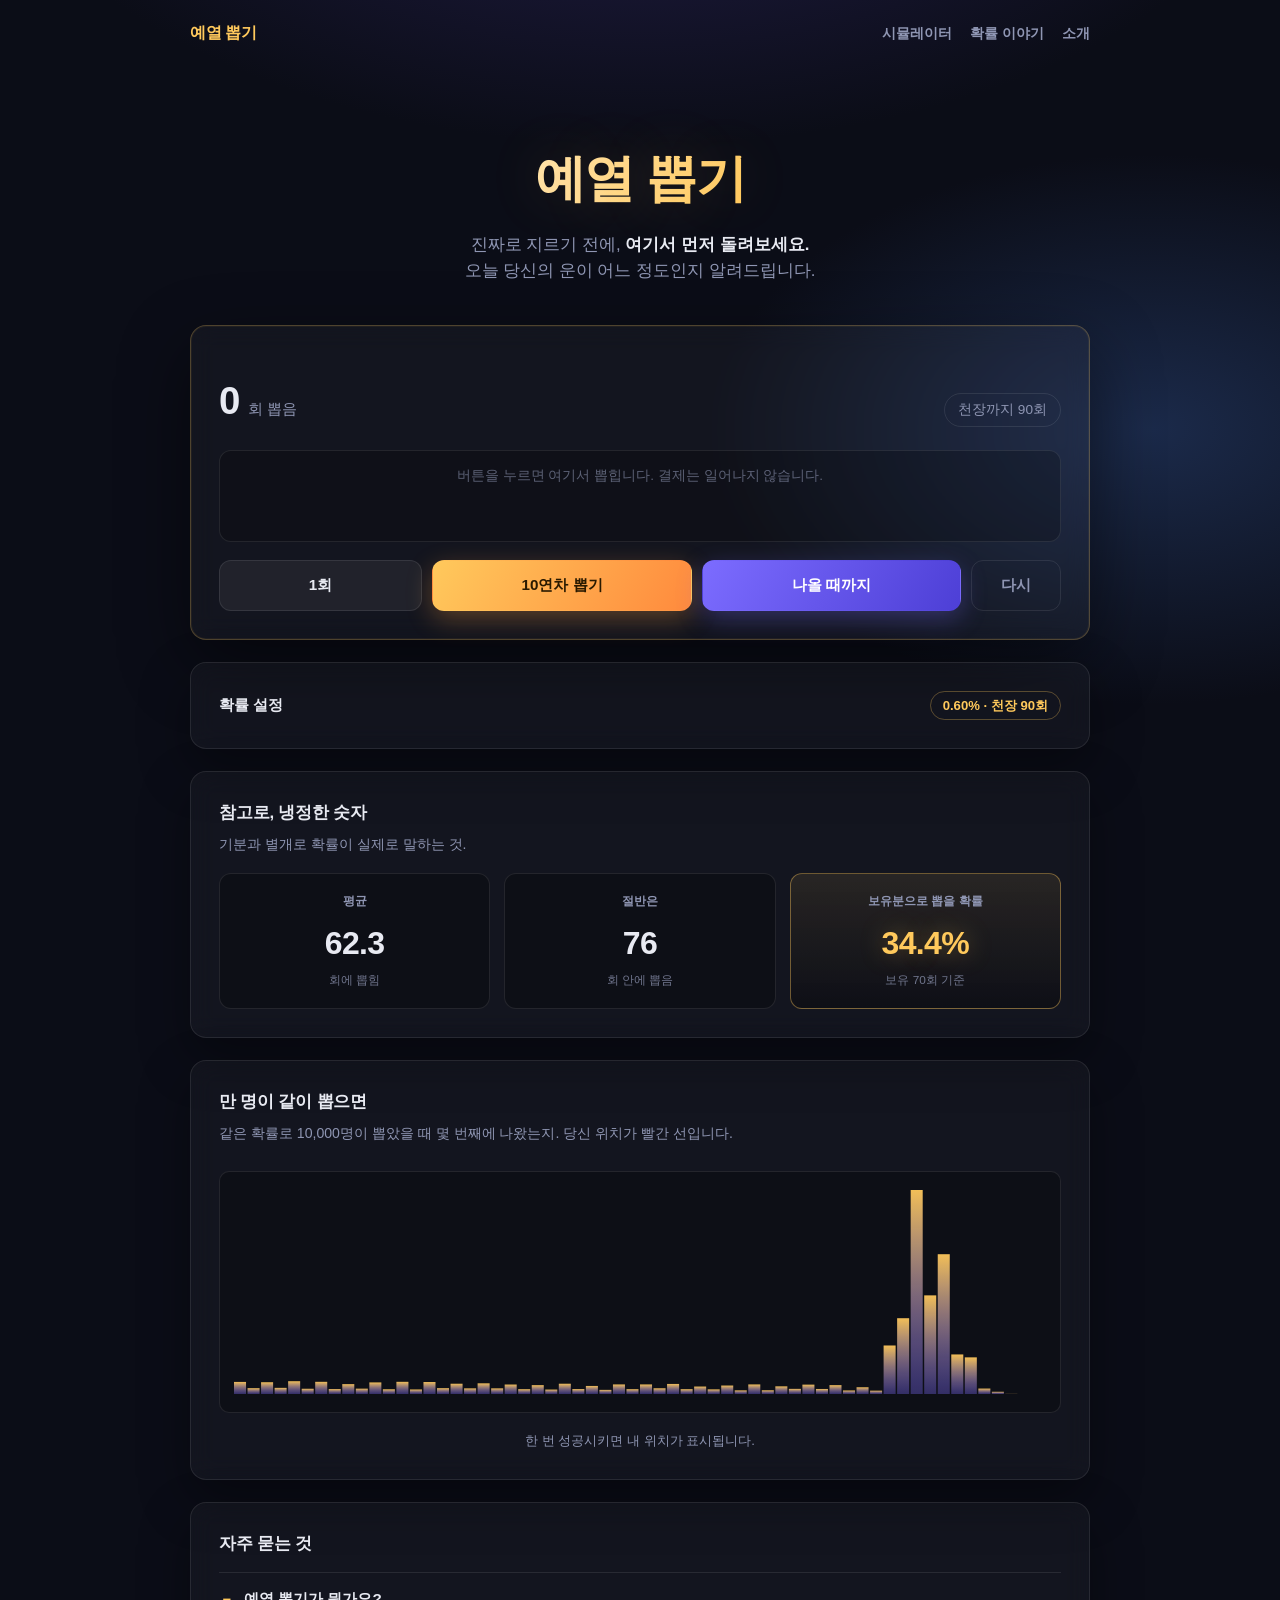
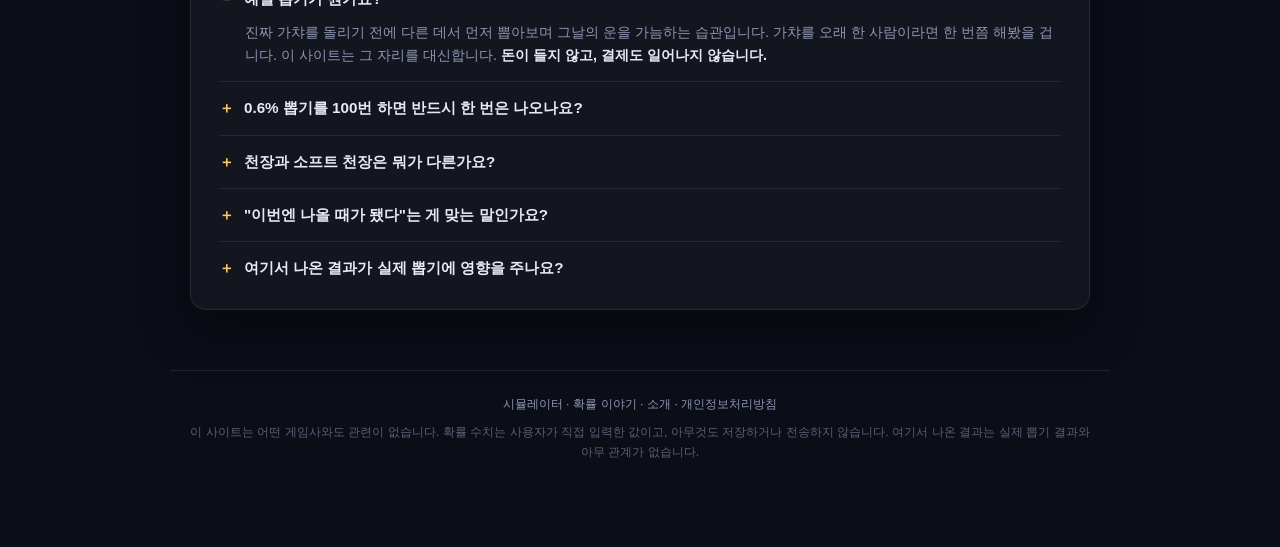
<file: index.html>
<!DOCTYPE html>
<html lang="ko">
<head>
<meta charset="UTF-8">
<meta name="viewport" content="width=device-width, initial-scale=1.0">
<meta name="google-site-verification" content="WRurQAhEFgdYckEPpHq4rOQLL2hGWv7mJ7bRnYu2nJo" />
<title>예열 뽑기 — 가챠 뽑기 시뮬레이터 · 천장 확률 계산기</title>
<meta name="description" content="진짜 뽑기 전에 여기서 먼저 돌려보세요. 확률과 천장을 넣으면 뽑기를 시뮬레이션하고, 당신의 운이 상위 몇 %인지 판정합니다. 무료·설치 불필요·결제 없음.">
<link rel="canonical" href="https://preheat-gacha.pages.dev/">
<meta name="robots" content="index, follow, max-image-preview:large">
<meta name="theme-color" content="#0b0d17">

<meta property="og:type" content="website">
<meta property="og:site_name" content="예열 뽑기">
<meta property="og:locale" content="ko_KR">
<meta property="og:url" content="https://preheat-gacha.pages.dev/">
<meta property="og:title" content="예열 뽑기 — 가챠 뽑기 시뮬레이터 · 천장 확률 계산기">
<meta property="og:description" content="진짜로 지르기 전에, 여기서 먼저 돌려보세요. 오늘 당신의 운이 상위 몇 %인지 알려드립니다.">
<meta property="og:image" content="https://preheat-gacha.pages.dev/og.png">
<meta property="og:image:width" content="1200">
<meta property="og:image:height" content="630">

<meta name="twitter:card" content="summary_large_image">
<meta name="twitter:title" content="예열 뽑기 — 가챠 뽑기 시뮬레이터">
<meta name="twitter:description" content="진짜로 지르기 전에, 여기서 먼저 돌려보세요. 오늘 당신의 운이 상위 몇 %인지 알려드립니다.">
<meta name="twitter:image" content="https://preheat-gacha.pages.dev/og.png">

<link rel="icon" href="favicon.svg" type="image/svg+xml">
<link rel="stylesheet" href="style.css">

<script type="application/ld+json">
{
  "@context": "https://schema.org",
  "@graph": [
    {
      "@type": "WebApplication",
      "name": "예열 뽑기",
      "url": "https://preheat-gacha.pages.dev/",
      "applicationCategory": "GameApplication",
      "operatingSystem": "All",
      "inLanguage": "ko",
      "description": "확률과 천장을 입력하면 가챠 뽑기를 시뮬레이션하고 운을 백분위로 판정하는 무료 웹 도구.",
      "offers": { "@type": "Offer", "price": "0", "priceCurrency": "KRW" }
    },
    {
      "@type": "FAQPage",
      "mainEntity": [
        {
          "@type": "Question",
          "name": "예열 뽑기가 뭔가요?",
          "acceptedAnswer": { "@type": "Answer", "text": "진짜 가챠를 돌리기 전에 다른 곳에서 먼저 뽑아보며 그날의 운을 가늠하는 습관입니다. 이 사이트는 그 자리를 대신합니다. 돈이 들지 않고 결제도 일어나지 않습니다." }
        },
        {
          "@type": "Question",
          "name": "0.6% 뽑기를 100번 하면 반드시 한 번은 나오나요?",
          "acceptedAnswer": { "@type": "Answer", "text": "아닙니다. 100번 모두 실패할 확률은 약 54.7%입니다. 절반이 넘는 사람이 100번을 돌리고도 못 뽑습니다. 확률은 시행을 거듭한다고 쌓이지 않습니다." }
        },
        {
          "@type": "Question",
          "name": "천장과 소프트 천장은 무엇이 다른가요?",
          "acceptedAnswer": { "@type": "Answer", "text": "천장(하드 천장)은 정해진 횟수에 도달하면 무조건 나오게 하는 장치입니다. 소프트 천장은 그 직전 구간부터 확률이 조금씩 올라가는 장치입니다. 그래서 실제 평균 뽑기 횟수는 천장 횟수보다 훨씬 작습니다." }
        },
        {
          "@type": "Question",
          "name": "여기서 나온 결과가 실제 뽑기에 영향을 주나요?",
          "acceptedAnswer": { "@type": "Answer", "text": "전혀 없습니다. 이 사이트의 난수와 게임의 난수는 아무 관계가 없습니다. 재미와 욕구 해소를 위한 도구입니다." }
        }
      ]
    }
  ]
}
</script>
</head>
<body>

<nav class="nav">
  <a class="nav-brand" href="/">예열 뽑기</a>
  <div class="nav-links">
    <a href="/">시뮬레이터</a>
    <a href="/guide/">확률 이야기</a>
    <a href="/about">소개</a>
  </div>
</nav>

<header class="hero">
  <h1>예열 뽑기</h1>
  <p class="sub">진짜로 지르기 전에, <strong>여기서 먼저 돌려보세요.</strong><br>오늘 당신의 운이 어느 정도인지 알려드립니다.</p>
</header>

<main>

<!-- ========== 1. 메인: 뽑기 ========== -->
<section class="panel panel-main">
  <div class="counter">
    <span id="pullCount">0</span><span class="counter-unit">회 뽑음</span>
    <span class="pity" id="pityText">천장까지 90회</span>
  </div>

  <div class="orbs" id="orbs">
    <div class="empty-msg">버튼을 누르면 여기서 뽑힙니다. 결제는 일어나지 않습니다.</div>
  </div>

  <div class="buttons">
    <button id="pull1" class="btn">1회</button>
    <button id="pull10" class="btn btn-primary">10연차 뽑기</button>
    <button id="pullAuto" class="btn btn-danger">나올 때까지</button>
    <button id="reset" class="btn btn-ghost">다시</button>
  </div>

  <div class="verdict" id="verdict" hidden>
    <div class="verdict-head" id="verdictHead"></div>
    <div class="verdict-rank" id="verdictRank"></div>
    <div class="verdict-omen" id="verdictOmen"></div>
    <div class="verdict-note" id="verdictNote"></div>
    <button class="btn btn-ghost btn-copy" id="copyBtn">결과 복사하기</button>
  </div>

  <div class="saved" id="saved" hidden>
    이번 방문에서 <strong id="savedCount">0</strong>번 대리로 뽑았습니다. 실제 결제 <strong>0원</strong>.
  </div>
</section>

<!-- ========== 2. 설정 (접힘) ========== -->
<section class="panel">
  <details class="setup" id="setupBox">
    <summary>확률 설정 <span class="summary-now" id="summaryNow">0.6% · 천장 90회</span></summary>

    <p class="hint">하는 게임의 확률표를 그대로 넣으세요. 어떤 게임이든 됩니다.</p>
    <div class="grid">
      <label>
        <span>기본 확률 <em>(%)</em></span>
        <input type="number" id="baseRate" value="0.6" min="0.01" max="100" step="0.01">
      </label>
      <label>
        <span>천장 <em>(N회에 확정)</em></span>
        <input type="number" id="hardPity" value="90" min="1" max="1000" step="1">
      </label>
      <label>
        <span>보유 뽑기 횟수</span>
        <input type="number" id="budget" value="70" min="0" max="1000" step="1">
      </label>
    </div>

    <div class="grid">
      <label>
        <span>소프트 천장 시작 <em>(회)</em></span>
        <input type="number" id="softStart" value="74" min="1" max="1000" step="1">
      </label>
      <label>
        <span>회당 상승폭 <em>(%p)</em></span>
        <input type="number" id="softInc" value="6" min="0" max="100" step="0.1">
      </label>
      <label class="check">
        <input type="checkbox" id="softOn" checked>
        <span>소프트 천장 사용</span>
      </label>
    </div>
  </details>
</section>

<!-- ========== 3. 계산 (보조) ========== -->
<section class="panel">
  <h2>참고로, 냉정한 숫자</h2>
  <p class="hint">기분과 별개로 확률이 실제로 말하는 것.</p>
  <div class="statgrid">
    <div class="stat">
      <div class="stat-label">평균</div>
      <div class="stat-value" id="evOut">—</div>
      <div class="stat-foot">회에 뽑힘</div>
    </div>
    <div class="stat">
      <div class="stat-label">절반은</div>
      <div class="stat-value" id="medianOut">—</div>
      <div class="stat-foot">회 안에 뽑음</div>
    </div>
    <div class="stat highlight">
      <div class="stat-label">보유분으로 뽑을 확률</div>
      <div class="stat-value" id="cdfOut">—</div>
      <div class="stat-foot" id="cdfFoot">—</div>
    </div>
  </div>
</section>

<!-- ========== 4. 만 명 분포 ========== -->
<section class="panel">
  <h2>만 명이 같이 뽑으면</h2>
  <p class="hint">같은 확률로 10,000명이 뽑았을 때 몇 번째에 나왔는지. 당신 위치가 빨간 선입니다.</p>
  <canvas id="chart" width="900" height="240"></canvas>
  <div class="chart-legend" id="chartLegend">한 번 성공시키면 내 위치가 표시됩니다.</div>
</section>

<!-- ========== 5. 읽을거리 ========== -->
<section class="panel faq">
  <h2>자주 묻는 것</h2>

  <details open>
    <summary>예열 뽑기가 뭔가요?</summary>
    <p>진짜 가챠를 돌리기 전에 다른 데서 먼저 뽑아보며 그날의 운을 가늠하는 습관입니다. 가챠를 오래 한 사람이라면 한 번쯤 해봤을 겁니다. 이 사이트는 그 자리를 대신합니다. <strong>돈이 들지 않고, 결제도 일어나지 않습니다.</strong></p>
  </details>

  <details>
    <summary>0.6% 뽑기를 100번 하면 반드시 한 번은 나오나요?</summary>
    <p>아닙니다. 100번을 전부 실패할 확률이 <strong>약 54.7%</strong>입니다. 절반이 넘는 사람이 100번을 돌리고도 못 뽑는다는 뜻입니다. 확률은 시행을 거듭한다고 차곡차곡 쌓이지 않습니다. 매 뽑기는 앞의 결과를 기억하지 못합니다.</p>
  </details>

  <details>
    <summary>천장과 소프트 천장은 뭐가 다른가요?</summary>
    <p><strong>천장(하드 천장)</strong>은 정해진 횟수에 도달하면 무조건 나오게 하는 장치입니다. <strong>소프트 천장</strong>은 그 직전 구간부터 확률이 조금씩 올라가는 장치고요. 소프트 천장이 있으면 실제 평균 뽑기 횟수가 천장 횟수보다 훨씬 작아집니다. 위의 "냉정한 숫자"가 그걸 계산해줍니다.</p>
  </details>

  <details>
    <summary>"이번엔 나올 때가 됐다"는 게 맞는 말인가요?</summary>
    <p>틀린 말입니다. <strong>도박사의 오류</strong>라고 부릅니다. 90번 연속으로 실패했어도, 소프트 천장이 없다면 91번째 확률은 여전히 첫 번째와 똑같습니다. 확률이 실제로 오르는 건 게임이 소프트 천장을 넣어줬을 때뿐입니다.</p>
  </details>

  <details>
    <summary>여기서 나온 결과가 실제 뽑기에 영향을 주나요?</summary>
    <p><strong>전혀 없습니다.</strong> 이 사이트의 난수와 게임 서버의 난수는 아무 관계가 없습니다. 여기서 대운이 떴다고 실제로 잘 뽑히지 않고, 최하위권이 떴다고 실제로 안 나오는 것도 아닙니다. 재미와 욕구 해소를 위한 도구입니다.</p>
  </details>
</section>

</main>

<footer>
  <p><a href="/">시뮬레이터</a> · <a href="/guide/">확률 이야기</a> · <a href="/about">소개</a> · <a href="/privacy">개인정보처리방침</a></p>
  <p>이 사이트는 어떤 게임사와도 관련이 없습니다. 확률 수치는 사용자가 직접 입력한 값이고, 아무것도 저장하거나 전송하지 않습니다. 여기서 나온 결과는 실제 뽑기 결과와 아무 관계가 없습니다.</p>
</footer>

<script src="script.js"></script>
</body>
</html>
</file>
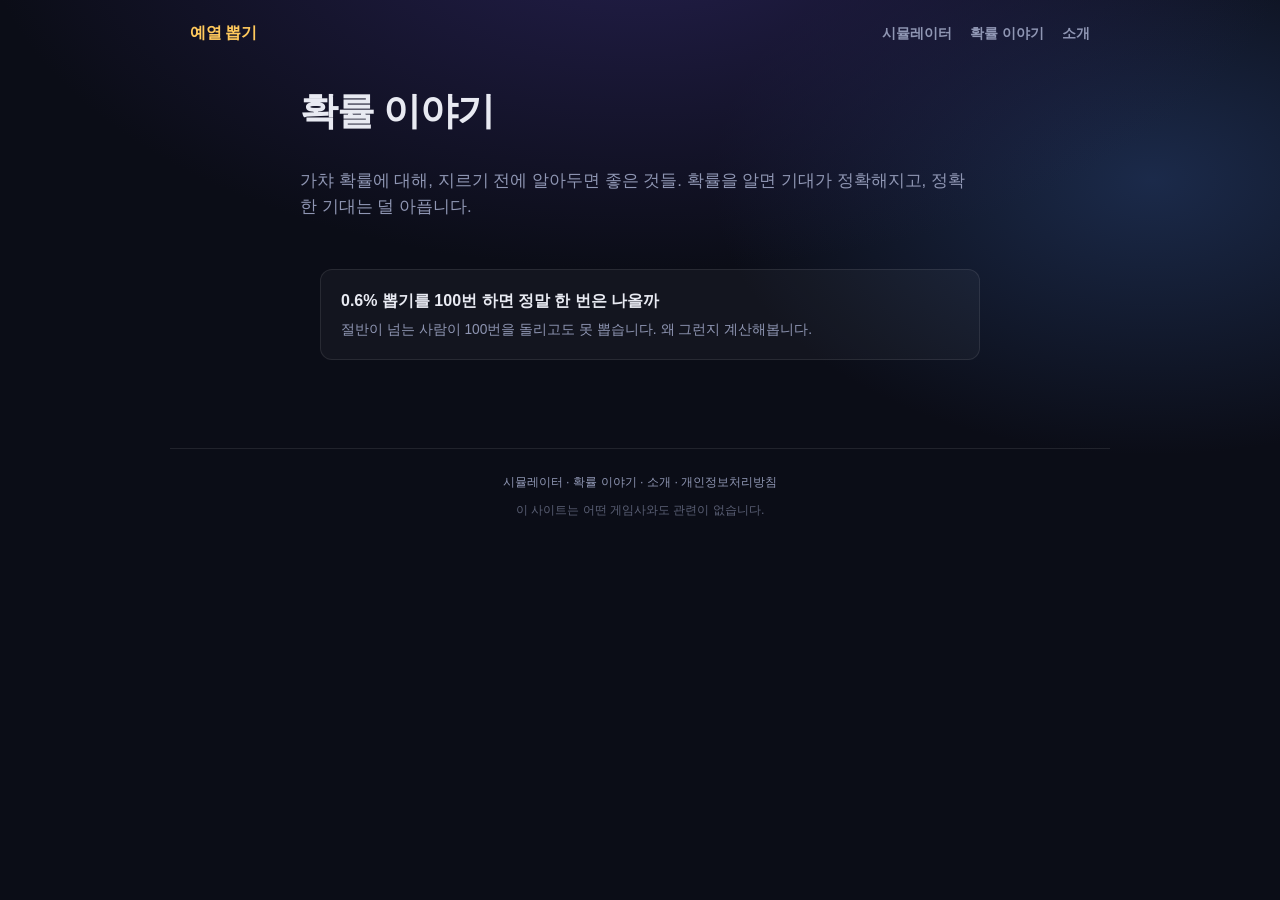
<file: guide/index.html>
<!DOCTYPE html>
<html lang="ko">
<head>
<meta charset="UTF-8">
<meta name="viewport" content="width=device-width, initial-scale=1.0">
<title>확률 이야기 — 가챠 확률에 대해 알아둘 것들 | 예열 뽑기</title>
<meta name="description" content="가챠 확률, 천장, 소프트 천장, 기댓값, 도박사의 오류. 지르기 전에 알아두면 기대가 정확해지는 이야기들.">
<link rel="canonical" href="https://preheat-gacha.pages.dev/guide/">
<meta name="robots" content="index, follow">
<meta name="theme-color" content="#0b0d17">
<link rel="icon" href="/favicon.svg" type="image/svg+xml">
<link rel="stylesheet" href="/style.css">
</head>
<body>

<nav class="nav">
  <a class="nav-brand" href="/">예열 뽑기</a>
  <div class="nav-links">
    <a href="/">시뮬레이터</a>
    <a href="/guide/">확률 이야기</a>
    <a href="/about">소개</a>
  </div>
</nav>

<main class="doc">
  <h1>확률 이야기</h1>
  <p class="lead">가챠 확률에 대해, 지르기 전에 알아두면 좋은 것들. 확률을 알면 기대가 정확해지고, 정확한 기대는 덜 아픕니다.</p>

  <ul class="postlist">
    <li>
      <a href="/guide/0-6-percent-100-pulls">
        <span class="post-title">0.6% 뽑기를 100번 하면 정말 한 번은 나올까</span>
        <span class="post-desc">절반이 넘는 사람이 100번을 돌리고도 못 뽑습니다. 왜 그런지 계산해봅니다.</span>
      </a>
    </li>
  </ul>
</main>

<footer>
  <p><a href="/">시뮬레이터</a> · <a href="/guide/">확률 이야기</a> · <a href="/about">소개</a> · <a href="/privacy">개인정보처리방침</a></p>
  <p>이 사이트는 어떤 게임사와도 관련이 없습니다.</p>
</footer>

</body>
</html>
</file>
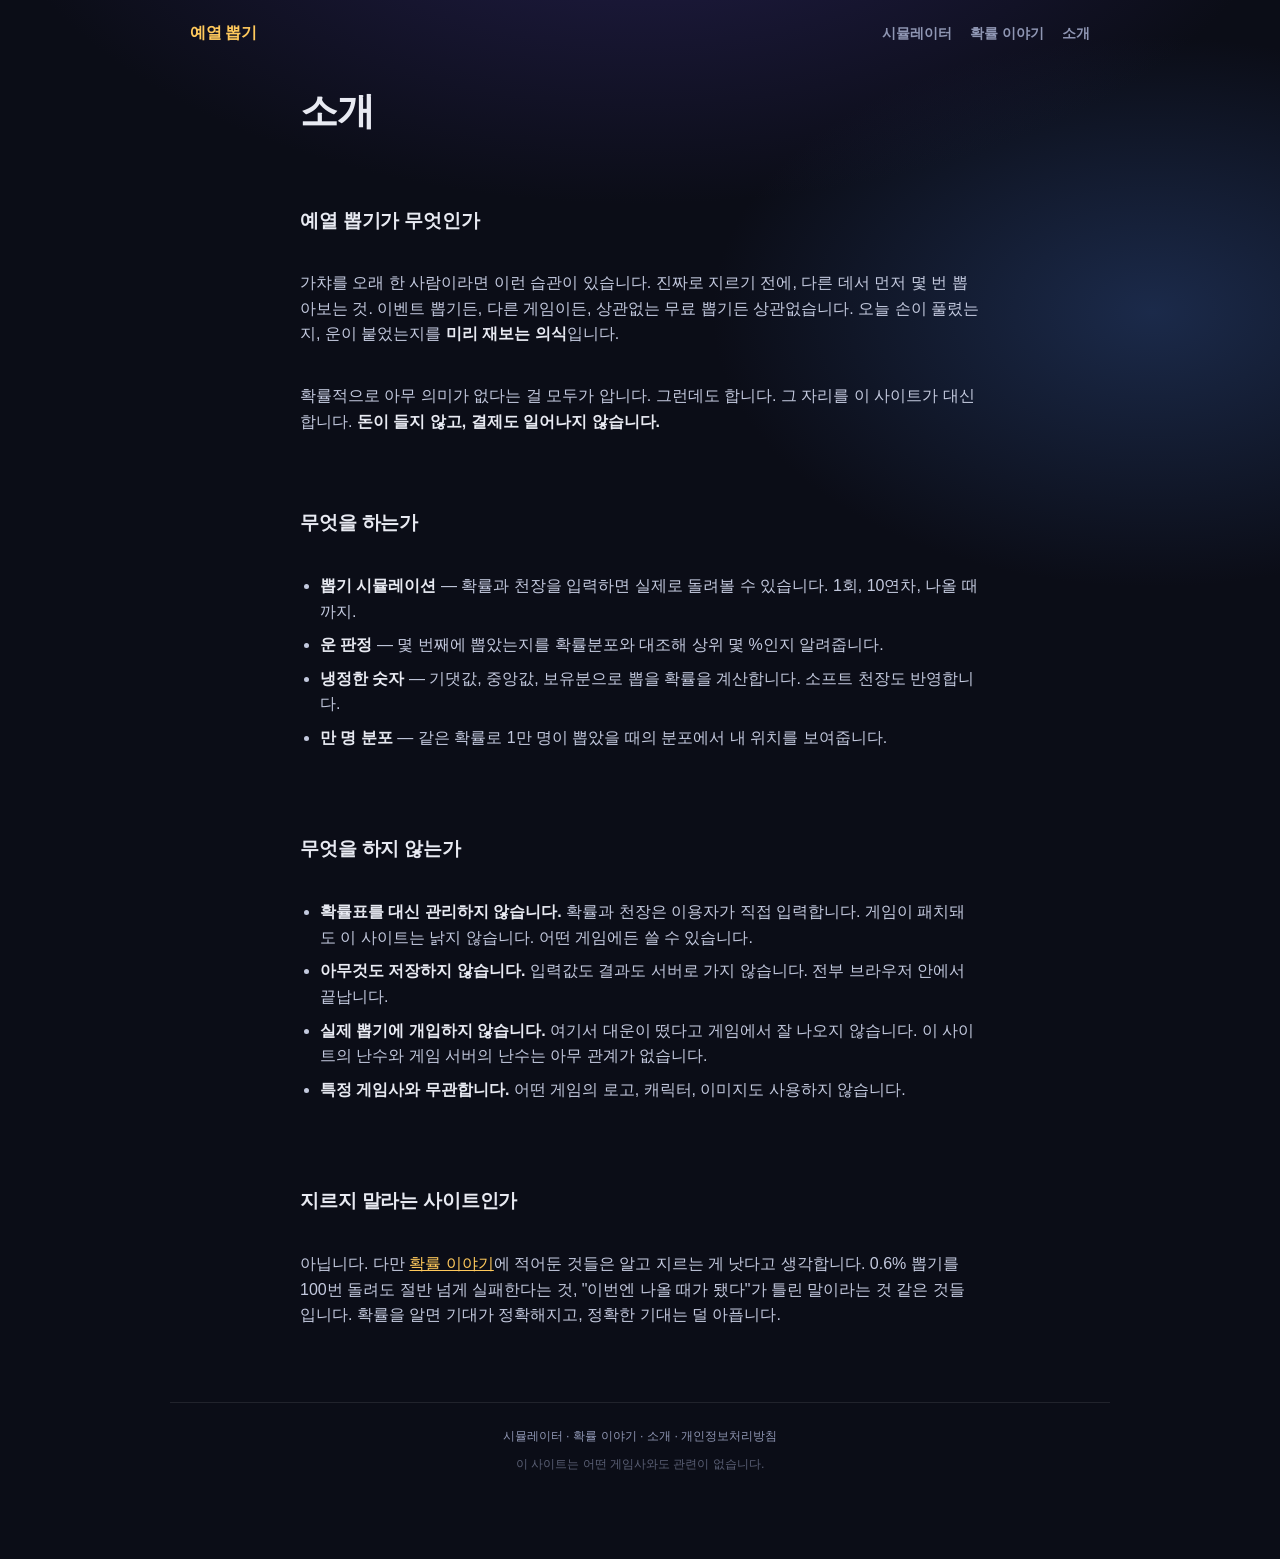
<file: about.html>
<!DOCTYPE html>
<html lang="ko">
<head>
<meta charset="UTF-8">
<meta name="viewport" content="width=device-width, initial-scale=1.0">
<title>소개 — 예열 뽑기</title>
<meta name="description" content="예열 뽑기는 진짜 가챠를 돌리기 전에 먼저 돌려보는 뽑기 시뮬레이터입니다. 왜 만들었고, 무엇을 하지 않는지.">
<link rel="canonical" href="https://preheat-gacha.pages.dev/about">
<meta name="robots" content="index, follow">
<meta name="theme-color" content="#0b0d17">
<link rel="icon" href="favicon.svg" type="image/svg+xml">
<link rel="stylesheet" href="style.css">
</head>
<body>

<nav class="nav">
  <a class="nav-brand" href="/">예열 뽑기</a>
  <div class="nav-links">
    <a href="/">시뮬레이터</a>
    <a href="/guide/">확률 이야기</a>
    <a href="/about">소개</a>
  </div>
</nav>

<main class="doc">
  <h1>소개</h1>

  <h2>예열 뽑기가 무엇인가</h2>
  <p>가챠를 오래 한 사람이라면 이런 습관이 있습니다. 진짜로 지르기 전에, 다른 데서 먼저 몇 번 뽑아보는 것. 이벤트 뽑기든, 다른 게임이든, 상관없는 무료 뽑기든 상관없습니다. 오늘 손이 풀렸는지, 운이 붙었는지를 <strong>미리 재보는 의식</strong>입니다.</p>
  <p>확률적으로 아무 의미가 없다는 걸 모두가 압니다. 그런데도 합니다. 그 자리를 이 사이트가 대신합니다. <strong>돈이 들지 않고, 결제도 일어나지 않습니다.</strong></p>

  <h2>무엇을 하는가</h2>
  <ul>
    <li><strong>뽑기 시뮬레이션</strong> — 확률과 천장을 입력하면 실제로 돌려볼 수 있습니다. 1회, 10연차, 나올 때까지.</li>
    <li><strong>운 판정</strong> — 몇 번째에 뽑았는지를 확률분포와 대조해 상위 몇 %인지 알려줍니다.</li>
    <li><strong>냉정한 숫자</strong> — 기댓값, 중앙값, 보유분으로 뽑을 확률을 계산합니다. 소프트 천장도 반영합니다.</li>
    <li><strong>만 명 분포</strong> — 같은 확률로 1만 명이 뽑았을 때의 분포에서 내 위치를 보여줍니다.</li>
  </ul>

  <h2>무엇을 하지 않는가</h2>
  <ul>
    <li><strong>확률표를 대신 관리하지 않습니다.</strong> 확률과 천장은 이용자가 직접 입력합니다. 게임이 패치돼도 이 사이트는 낡지 않습니다. 어떤 게임에든 쓸 수 있습니다.</li>
    <li><strong>아무것도 저장하지 않습니다.</strong> 입력값도 결과도 서버로 가지 않습니다. 전부 브라우저 안에서 끝납니다.</li>
    <li><strong>실제 뽑기에 개입하지 않습니다.</strong> 여기서 대운이 떴다고 게임에서 잘 나오지 않습니다. 이 사이트의 난수와 게임 서버의 난수는 아무 관계가 없습니다.</li>
    <li><strong>특정 게임사와 무관합니다.</strong> 어떤 게임의 로고, 캐릭터, 이미지도 사용하지 않습니다.</li>
  </ul>

  <h2>지르지 말라는 사이트인가</h2>
  <p>아닙니다. 다만 <a href="/guide/">확률 이야기</a>에 적어둔 것들은 알고 지르는 게 낫다고 생각합니다. 0.6% 뽑기를 100번 돌려도 절반 넘게 실패한다는 것, "이번엔 나올 때가 됐다"가 틀린 말이라는 것 같은 것들입니다. 확률을 알면 기대가 정확해지고, 정확한 기대는 덜 아픕니다.</p>

</main>

<footer>
  <p><a href="/">시뮬레이터</a> · <a href="/guide/">확률 이야기</a> · <a href="/about">소개</a> · <a href="/privacy">개인정보처리방침</a></p>
  <p>이 사이트는 어떤 게임사와도 관련이 없습니다.</p>
</footer>

</body>
</html>
</file>
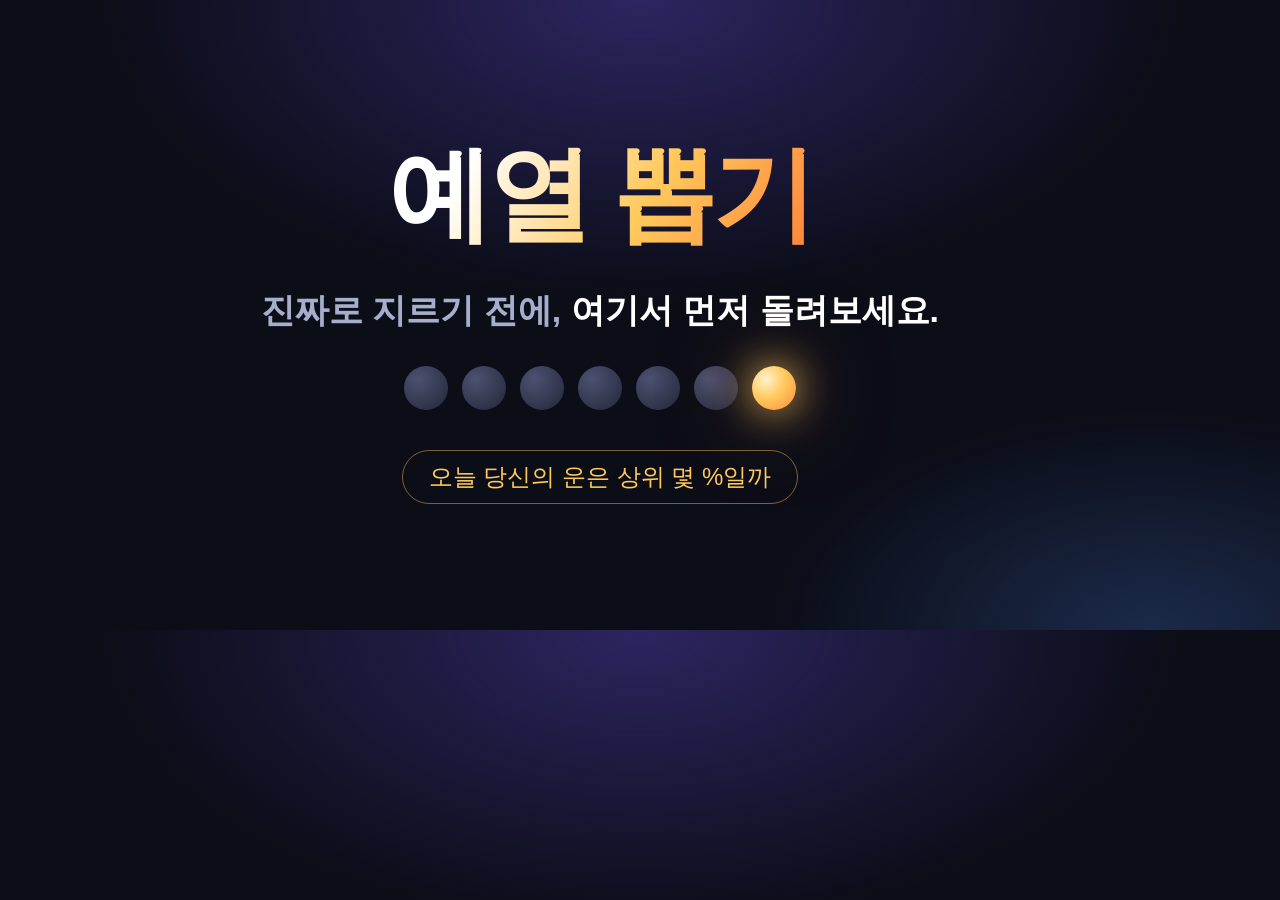
<file: og-source.html>
<!DOCTYPE html>
<html lang="ko">
<head>
<meta charset="UTF-8">
<meta name="robots" content="noindex, nofollow">
<title>og source</title>
<style>
  * { margin: 0; padding: 0; box-sizing: border-box; }
  body {
    width: 1200px; height: 630px;
    display: flex; flex-direction: column;
    align-items: center; justify-content: center;
    gap: 22px;
    background:
      radial-gradient(900px 500px at 50% 0%, #2c2560 0%, transparent 60%),
      radial-gradient(700px 400px at 90% 100%, #1b2a4a 0%, transparent 55%),
      #0b0d17;
    color: #e8eaf2;
    font-family: "Pretendard", "Malgun Gothic", sans-serif;
    overflow: hidden;
  }
  h1 {
    font-size: 104px; font-weight: 800; letter-spacing: -0.04em;
    background: linear-gradient(120deg, #fff 20%, #ffc95c 60%, #ff8a3d 95%);
    -webkit-background-clip: text; color: transparent;
  }
  p { font-size: 34px; color: #a7aecb; font-weight: 600; }
  p strong { color: #fff; }
  .orbs { display: flex; gap: 14px; margin-top: 10px; }
  .o { width: 44px; height: 44px; border-radius: 50%;
       background: radial-gradient(circle at 32% 30%, #4c5170, #23263a); }
  .o.hit {
    background: radial-gradient(circle at 32% 30%, #fff2cc, #ffc95c 45%, #ff8a3d);
    box-shadow: 0 0 40px rgba(255,201,92,.9), 0 0 90px rgba(255,138,61,.55);
  }
  .tag { margin-top: 18px; font-size: 24px; color: #ffc95c;
         border: 1px solid rgba(255,201,92,.45); border-radius: 999px; padding: 10px 26px; }
</style>
</head>
<body>
  <h1>예열 뽑기</h1>
  <p>진짜로 지르기 전에, <strong>여기서 먼저 돌려보세요.</strong></p>
  <div class="orbs">
    <div class="o"></div><div class="o"></div><div class="o"></div>
    <div class="o"></div><div class="o"></div><div class="o"></div>
    <div class="o hit"></div>
  </div>
  <div class="tag">오늘 당신의 운은 상위 몇 %일까</div>
</body>
</html>
</file>
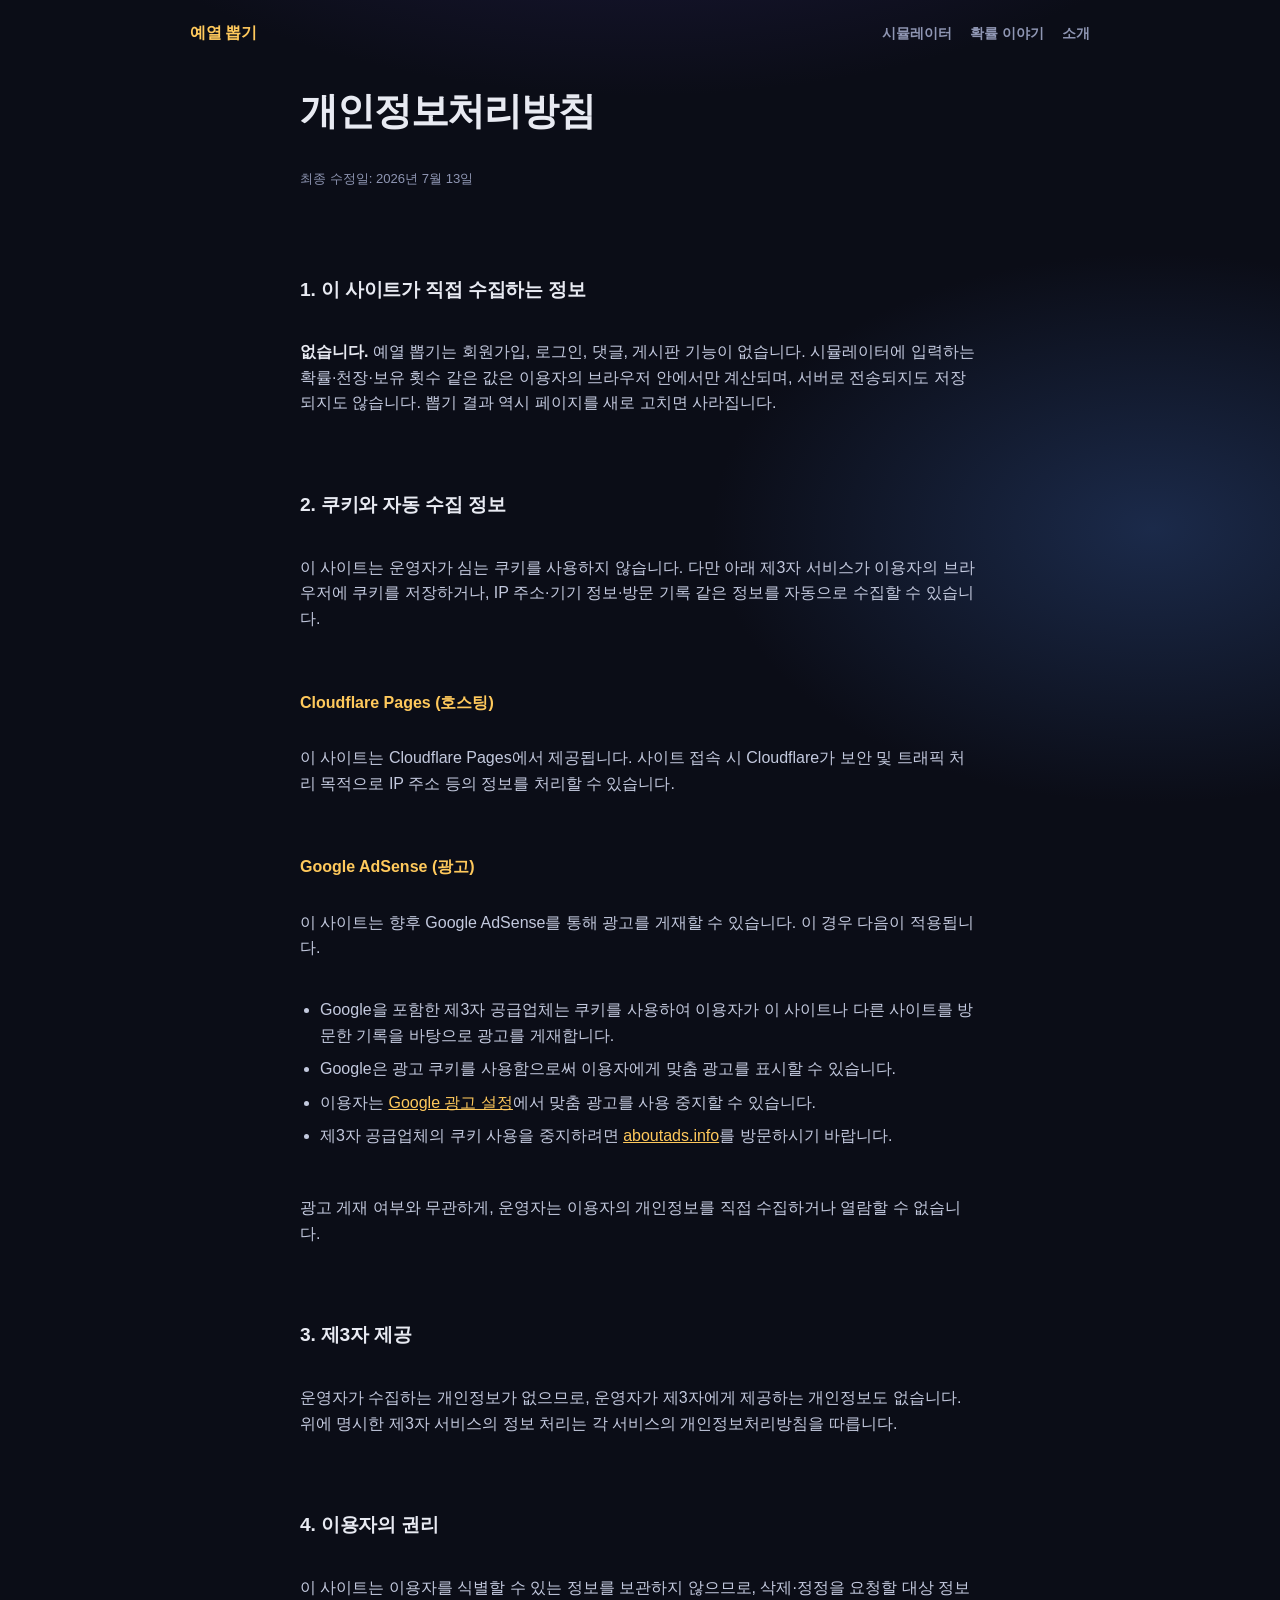
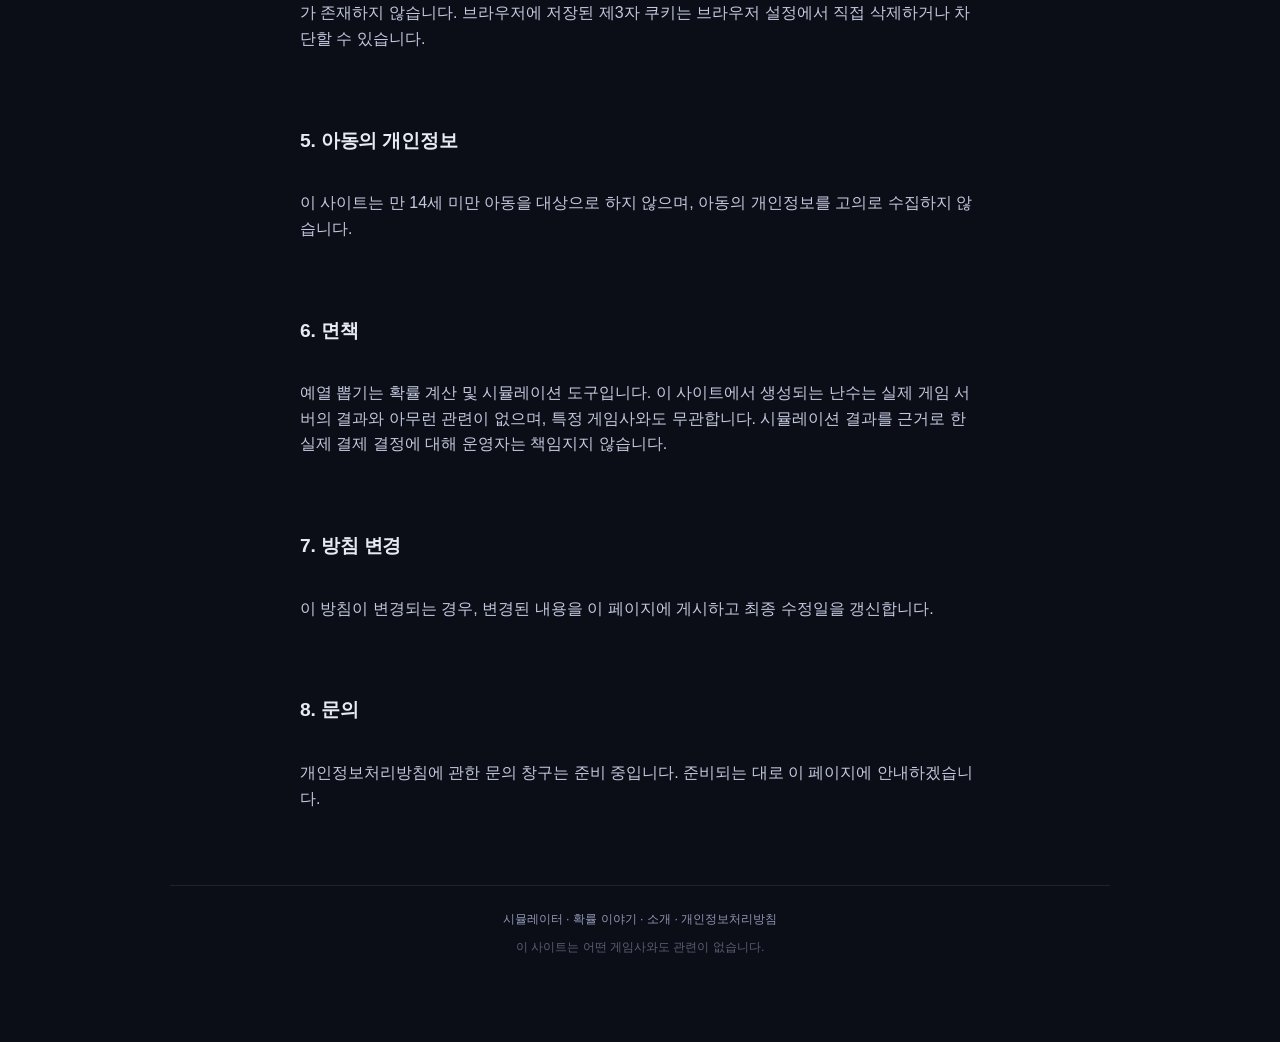
<file: privacy.html>
<!DOCTYPE html>
<html lang="ko">
<head>
<meta charset="UTF-8">
<meta name="viewport" content="width=device-width, initial-scale=1.0">
<title>개인정보처리방침 — 예열 뽑기</title>
<meta name="description" content="예열 뽑기의 개인정보처리방침. 수집하는 정보, 쿠키 사용, 광고 및 제3자 제공에 대한 안내.">
<link rel="canonical" href="https://preheat-gacha.pages.dev/privacy">
<meta name="robots" content="index, follow">
<meta name="theme-color" content="#0b0d17">
<link rel="icon" href="favicon.svg" type="image/svg+xml">
<link rel="stylesheet" href="style.css">
</head>
<body>

<nav class="nav">
  <a class="nav-brand" href="/">예열 뽑기</a>
  <div class="nav-links">
    <a href="/">시뮬레이터</a>
    <a href="/guide/">확률 이야기</a>
    <a href="/about">소개</a>
  </div>
</nav>

<main class="doc">
  <h1>개인정보처리방침</h1>
  <p class="doc-meta">최종 수정일: 2026년 7월 13일</p>

  <h2>1. 이 사이트가 직접 수집하는 정보</h2>
  <p><strong>없습니다.</strong> 예열 뽑기는 회원가입, 로그인, 댓글, 게시판 기능이 없습니다. 시뮬레이터에 입력하는 확률·천장·보유 횟수 같은 값은 이용자의 브라우저 안에서만 계산되며, 서버로 전송되지도 저장되지도 않습니다. 뽑기 결과 역시 페이지를 새로 고치면 사라집니다.</p>

  <h2>2. 쿠키와 자동 수집 정보</h2>
  <p>이 사이트는 운영자가 심는 쿠키를 사용하지 않습니다. 다만 아래 제3자 서비스가 이용자의 브라우저에 쿠키를 저장하거나, IP 주소·기기 정보·방문 기록 같은 정보를 자동으로 수집할 수 있습니다.</p>

  <h3>Cloudflare Pages (호스팅)</h3>
  <p>이 사이트는 Cloudflare Pages에서 제공됩니다. 사이트 접속 시 Cloudflare가 보안 및 트래픽 처리 목적으로 IP 주소 등의 정보를 처리할 수 있습니다.</p>

  <h3>Google AdSense (광고)</h3>
  <p>이 사이트는 향후 Google AdSense를 통해 광고를 게재할 수 있습니다. 이 경우 다음이 적용됩니다.</p>
  <ul>
    <li>Google을 포함한 제3자 공급업체는 쿠키를 사용하여 이용자가 이 사이트나 다른 사이트를 방문한 기록을 바탕으로 광고를 게재합니다.</li>
    <li>Google은 광고 쿠키를 사용함으로써 이용자에게 맞춤 광고를 표시할 수 있습니다.</li>
    <li>이용자는 <a href="https://www.google.com/settings/ads" rel="nofollow noopener" target="_blank">Google 광고 설정</a>에서 맞춤 광고를 사용 중지할 수 있습니다.</li>
    <li>제3자 공급업체의 쿠키 사용을 중지하려면 <a href="https://www.aboutads.info/choices/" rel="nofollow noopener" target="_blank">aboutads.info</a>를 방문하시기 바랍니다.</li>
  </ul>
  <p>광고 게재 여부와 무관하게, 운영자는 이용자의 개인정보를 직접 수집하거나 열람할 수 없습니다.</p>

  <h2>3. 제3자 제공</h2>
  <p>운영자가 수집하는 개인정보가 없으므로, 운영자가 제3자에게 제공하는 개인정보도 없습니다. 위에 명시한 제3자 서비스의 정보 처리는 각 서비스의 개인정보처리방침을 따릅니다.</p>

  <h2>4. 이용자의 권리</h2>
  <p>이 사이트는 이용자를 식별할 수 있는 정보를 보관하지 않으므로, 삭제·정정을 요청할 대상 정보가 존재하지 않습니다. 브라우저에 저장된 제3자 쿠키는 브라우저 설정에서 직접 삭제하거나 차단할 수 있습니다.</p>

  <h2>5. 아동의 개인정보</h2>
  <p>이 사이트는 만 14세 미만 아동을 대상으로 하지 않으며, 아동의 개인정보를 고의로 수집하지 않습니다.</p>

  <h2>6. 면책</h2>
  <p>예열 뽑기는 확률 계산 및 시뮬레이션 도구입니다. 이 사이트에서 생성되는 난수는 실제 게임 서버의 결과와 아무런 관련이 없으며, 특정 게임사와도 무관합니다. 시뮬레이션 결과를 근거로 한 실제 결제 결정에 대해 운영자는 책임지지 않습니다.</p>

  <h2>7. 방침 변경</h2>
  <p>이 방침이 변경되는 경우, 변경된 내용을 이 페이지에 게시하고 최종 수정일을 갱신합니다.</p>

  <h2>8. 문의</h2>
  <p>개인정보처리방침에 관한 문의 창구는 준비 중입니다. 준비되는 대로 이 페이지에 안내하겠습니다.</p>
</main>

<footer>
  <p><a href="/">시뮬레이터</a> · <a href="/guide/">확률 이야기</a> · <a href="/about">소개</a> · <a href="/privacy">개인정보처리방침</a></p>
  <p>이 사이트는 어떤 게임사와도 관련이 없습니다.</p>
</footer>

</body>
</html>
</file>
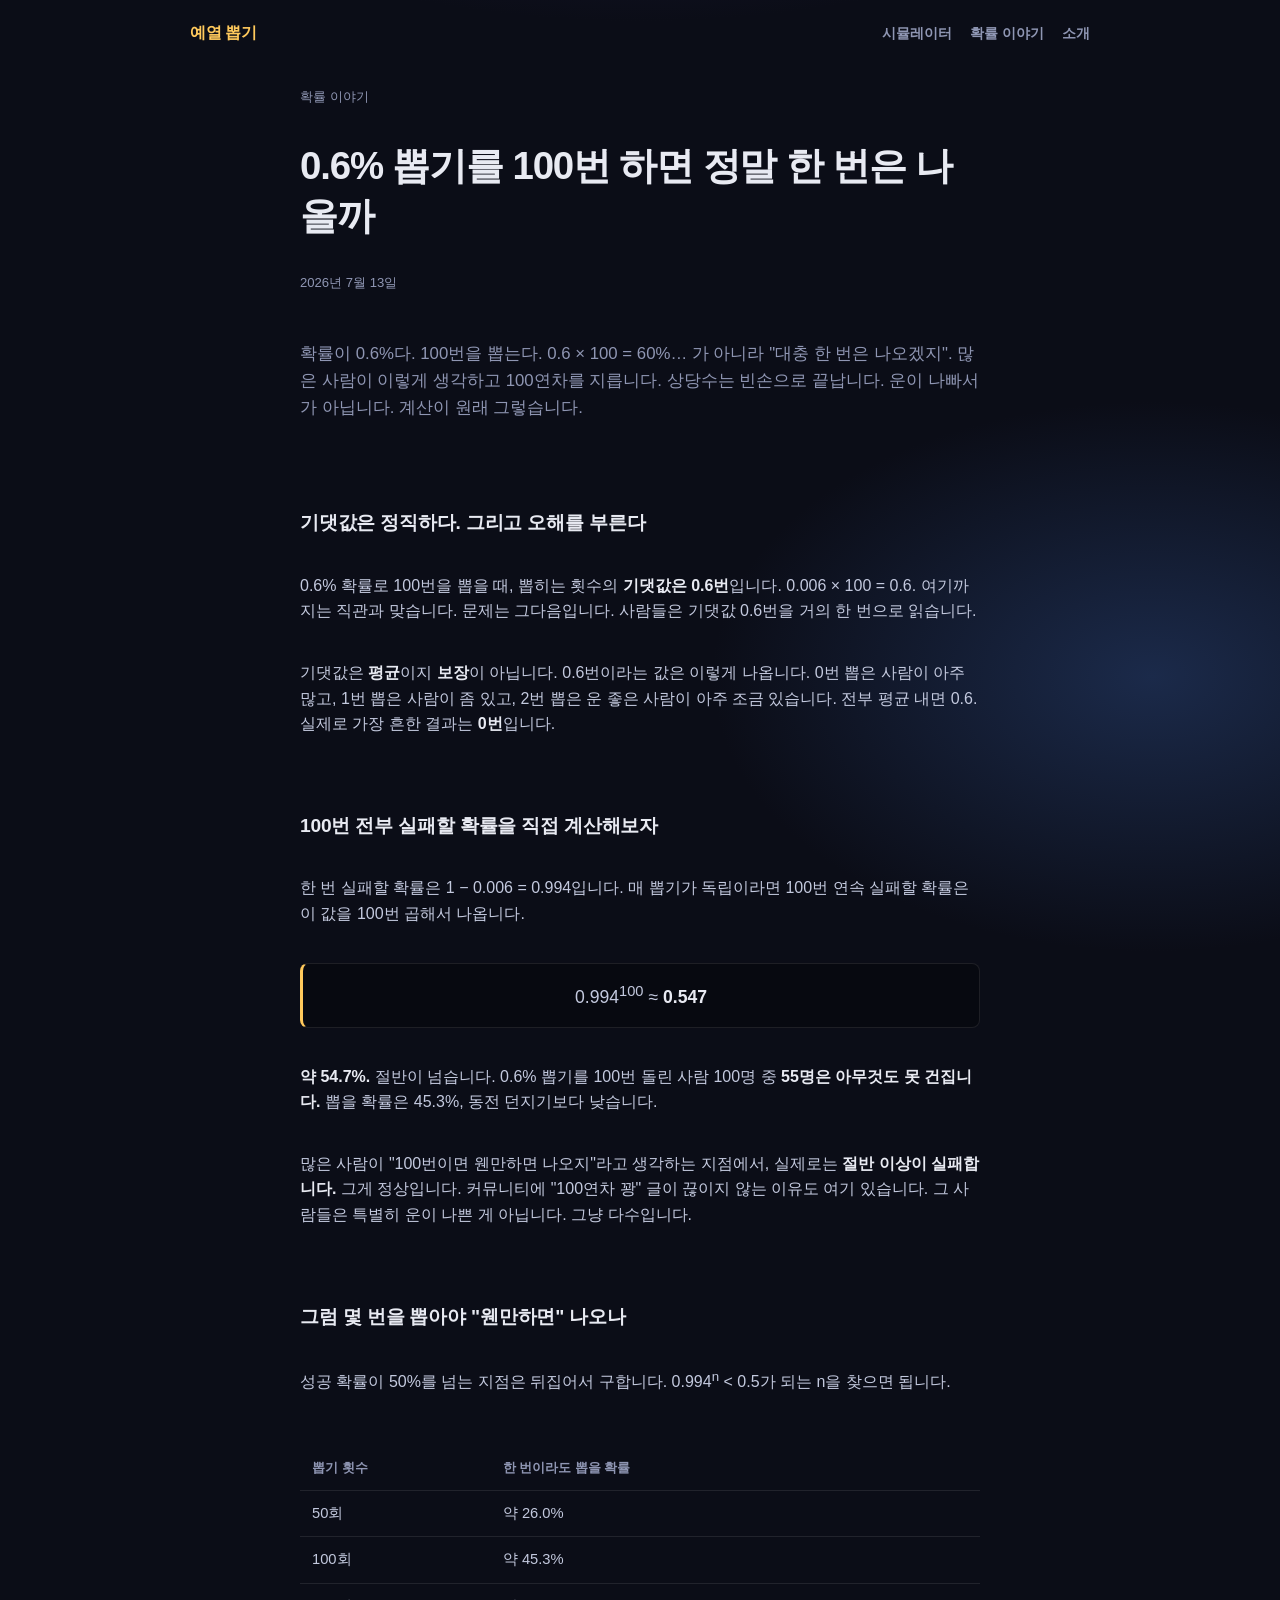
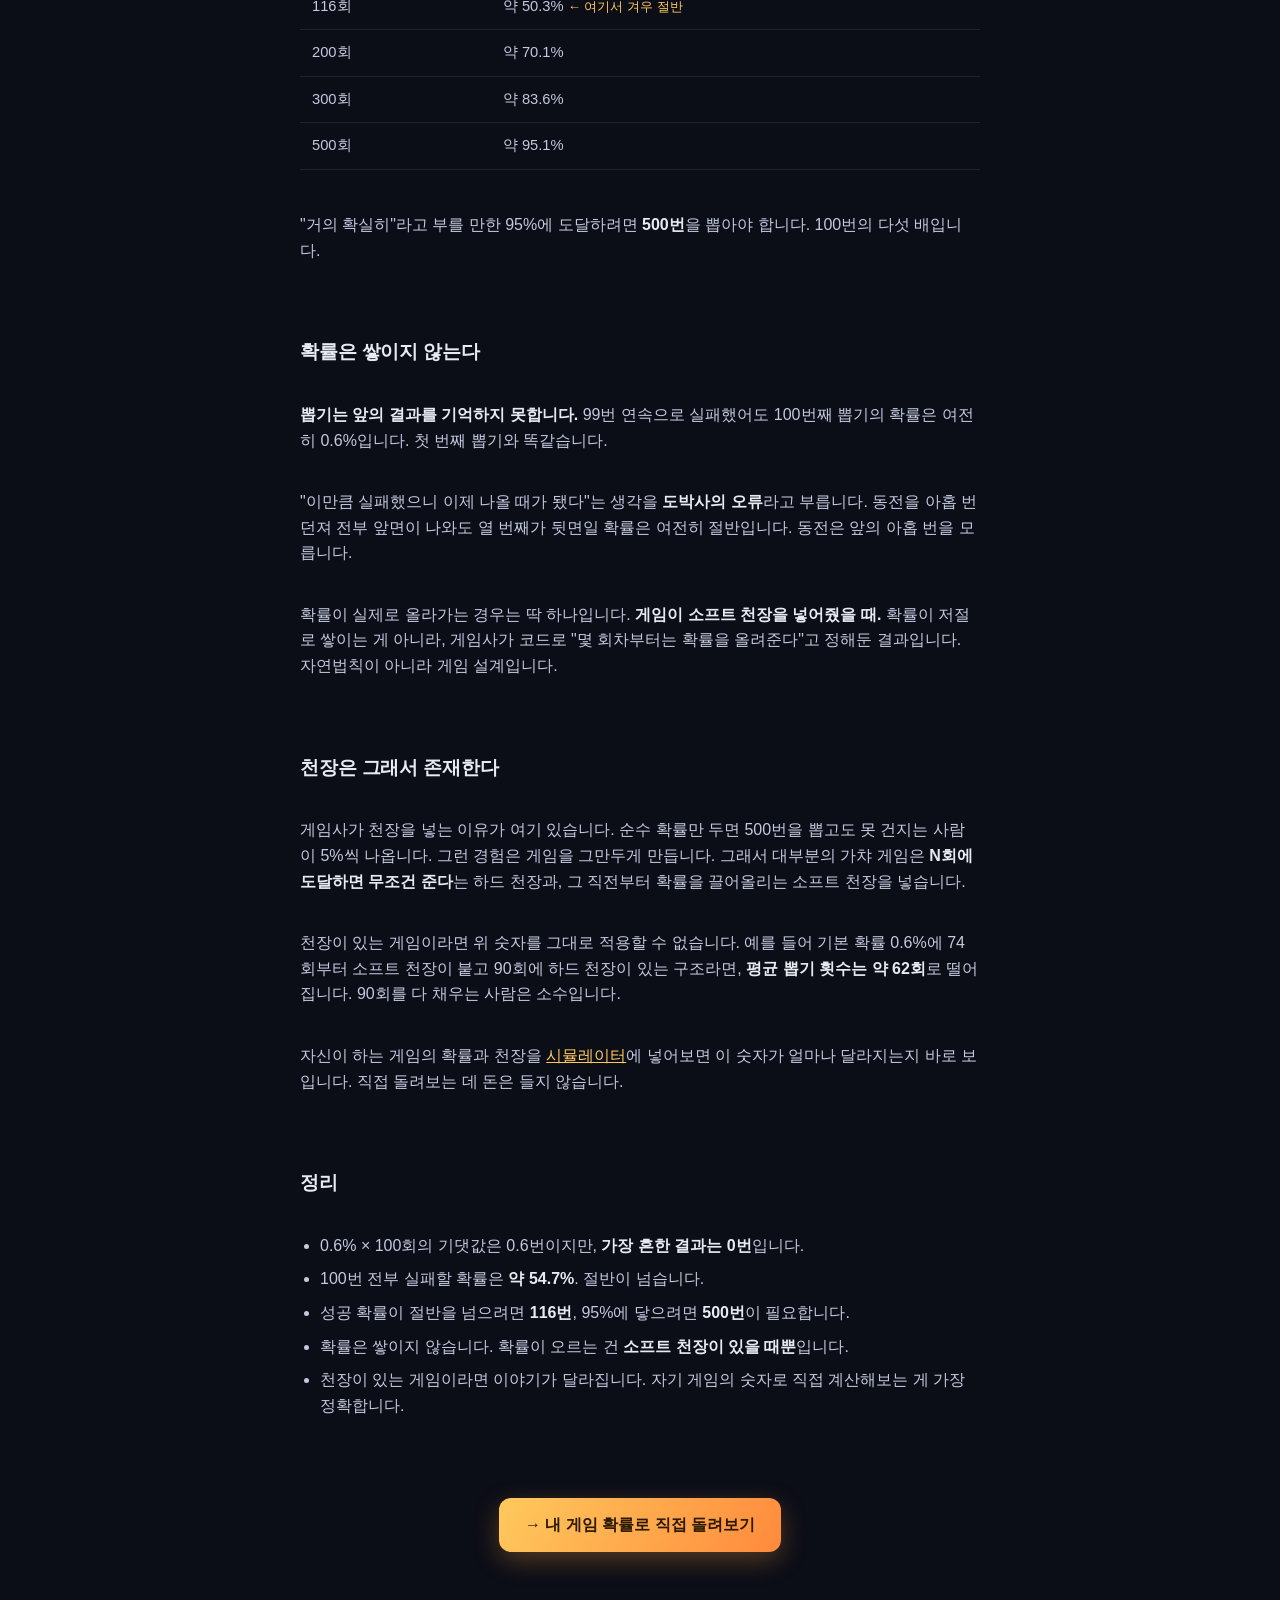
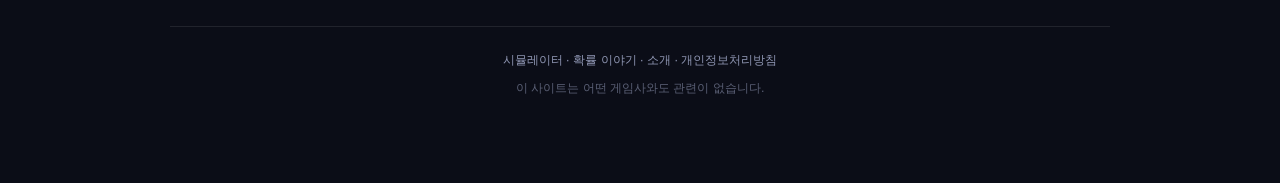
<file: guide/0-6-percent-100-pulls.html>
<!DOCTYPE html>
<html lang="ko">
<head>
<meta charset="UTF-8">
<meta name="viewport" content="width=device-width, initial-scale=1.0">
<title>0.6% 뽑기를 100번 하면 정말 한 번은 나올까 | 예열 뽑기</title>
<meta name="description" content="0.6% 확률로 100번을 뽑으면 기댓값은 0.6번입니다. 그런데 100번을 전부 실패할 확률이 54.7%입니다. 절반이 넘는 사람이 못 뽑는 이유를 계산으로 확인합니다.">
<link rel="canonical" href="https://preheat-gacha.pages.dev/guide/0-6-percent-100-pulls">
<meta name="robots" content="index, follow, max-image-preview:large">
<meta name="theme-color" content="#0b0d17">
<link rel="icon" href="/favicon.svg" type="image/svg+xml">
<link rel="stylesheet" href="/style.css">

<meta property="og:type" content="article">
<meta property="og:site_name" content="예열 뽑기">
<meta property="og:locale" content="ko_KR">
<meta property="og:url" content="https://preheat-gacha.pages.dev/guide/0-6-percent-100-pulls">
<meta property="og:title" content="0.6% 뽑기를 100번 하면 정말 한 번은 나올까">
<meta property="og:description" content="100번을 전부 실패할 확률이 54.7%입니다. 절반이 넘는 사람이 못 뽑습니다.">
<meta property="og:image" content="https://preheat-gacha.pages.dev/og.png">

<script type="application/ld+json">
{
  "@context": "https://schema.org",
  "@type": "Article",
  "headline": "0.6% 뽑기를 100번 하면 정말 한 번은 나올까",
  "description": "0.6% 확률로 100번을 뽑아도 절반이 넘는 사람이 실패합니다. 그 이유를 계산으로 확인합니다.",
  "inLanguage": "ko",
  "datePublished": "2026-07-13",
  "dateModified": "2026-07-13",
  "mainEntityOfPage": "https://preheat-gacha.pages.dev/guide/0-6-percent-100-pulls",
  "publisher": { "@type": "Organization", "name": "예열 뽑기" }
}
</script>
</head>
<body>

<nav class="nav">
  <a class="nav-brand" href="/">예열 뽑기</a>
  <div class="nav-links">
    <a href="/">시뮬레이터</a>
    <a href="/guide/">확률 이야기</a>
    <a href="/about">소개</a>
  </div>
</nav>

<main class="doc article">
  <p class="crumb"><a href="/guide/">확률 이야기</a></p>
  <h1>0.6% 뽑기를 100번 하면 정말 한 번은 나올까</h1>
  <p class="doc-meta">2026년 7월 13일</p>

  <p class="lead">확률이 0.6%다. 100번을 뽑는다. 0.6 × 100 = 60%… 가 아니라 "대충 한 번은 나오겠지". 많은 사람이 이렇게 생각하고 100연차를 지릅니다. 상당수는 빈손으로 끝납니다. 운이 나빠서가 아닙니다. 계산이 원래 그렇습니다.</p>

  <h2>기댓값은 정직하다. 그리고 오해를 부른다</h2>
  <p>0.6% 확률로 100번을 뽑을 때, 뽑히는 횟수의 <strong>기댓값은 0.6번</strong>입니다. 0.006 × 100 = 0.6. 여기까지는 직관과 맞습니다. 문제는 그다음입니다. 사람들은 기댓값 0.6번을 거의 한 번으로 읽습니다.</p>
  <p>기댓값은 <strong>평균</strong>이지 <strong>보장</strong>이 아닙니다. 0.6번이라는 값은 이렇게 나옵니다. 0번 뽑은 사람이 아주 많고, 1번 뽑은 사람이 좀 있고, 2번 뽑은 운 좋은 사람이 아주 조금 있습니다. 전부 평균 내면 0.6. 실제로 가장 흔한 결과는 <strong>0번</strong>입니다.</p>

  <h2>100번 전부 실패할 확률을 직접 계산해보자</h2>
  <p>한 번 실패할 확률은 1 − 0.006 = 0.994입니다. 매 뽑기가 독립이라면 100번 연속 실패할 확률은 이 값을 100번 곱해서 나옵니다.</p>
  <p class="formula">0.994<sup>100</sup> ≈ <strong>0.547</strong></p>
  <p><strong>약 54.7%.</strong> 절반이 넘습니다. 0.6% 뽑기를 100번 돌린 사람 100명 중 <strong>55명은 아무것도 못 건집니다.</strong> 뽑을 확률은 45.3%, 동전 던지기보다 낮습니다.</p>
  <p>많은 사람이 "100번이면 웬만하면 나오지"라고 생각하는 지점에서, 실제로는 <strong>절반 이상이 실패합니다.</strong> 그게 정상입니다. 커뮤니티에 "100연차 꽝" 글이 끊이지 않는 이유도 여기 있습니다. 그 사람들은 특별히 운이 나쁜 게 아닙니다. 그냥 다수입니다.</p>

  <h2>그럼 몇 번을 뽑아야 "웬만하면" 나오나</h2>
  <p>성공 확률이 50%를 넘는 지점은 뒤집어서 구합니다. 0.994<sup>n</sup> &lt; 0.5가 되는 n을 찾으면 됩니다.</p>
  <table>
    <thead>
      <tr><th>뽑기 횟수</th><th>한 번이라도 뽑을 확률</th></tr>
    </thead>
    <tbody>
      <tr><td>50회</td><td>약 26.0%</td></tr>
      <tr><td>100회</td><td>약 45.3%</td></tr>
      <tr><td>116회</td><td>약 50.3% <span class="note">← 여기서 겨우 절반</span></td></tr>
      <tr><td>200회</td><td>약 70.1%</td></tr>
      <tr><td>300회</td><td>약 83.6%</td></tr>
      <tr><td>500회</td><td>약 95.1%</td></tr>
    </tbody>
  </table>
  <p>"거의 확실히"라고 부를 만한 95%에 도달하려면 <strong>500번</strong>을 뽑아야 합니다. 100번의 다섯 배입니다.</p>

  <h2>확률은 쌓이지 않는다</h2>
  <p><strong>뽑기는 앞의 결과를 기억하지 못합니다.</strong> 99번 연속으로 실패했어도 100번째 뽑기의 확률은 여전히 0.6%입니다. 첫 번째 뽑기와 똑같습니다.</p>
  <p>"이만큼 실패했으니 이제 나올 때가 됐다"는 생각을 <strong>도박사의 오류</strong>라고 부릅니다. 동전을 아홉 번 던져 전부 앞면이 나와도 열 번째가 뒷면일 확률은 여전히 절반입니다. 동전은 앞의 아홉 번을 모릅니다.</p>
  <p>확률이 실제로 올라가는 경우는 딱 하나입니다. <strong>게임이 소프트 천장을 넣어줬을 때.</strong> 확률이 저절로 쌓이는 게 아니라, 게임사가 코드로 "몇 회차부터는 확률을 올려준다"고 정해둔 결과입니다. 자연법칙이 아니라 게임 설계입니다.</p>

  <h2>천장은 그래서 존재한다</h2>
  <p>게임사가 천장을 넣는 이유가 여기 있습니다. 순수 확률만 두면 500번을 뽑고도 못 건지는 사람이 5%씩 나옵니다. 그런 경험은 게임을 그만두게 만듭니다. 그래서 대부분의 가챠 게임은 <strong>N회에 도달하면 무조건 준다</strong>는 하드 천장과, 그 직전부터 확률을 끌어올리는 소프트 천장을 넣습니다.</p>
  <p>천장이 있는 게임이라면 위 숫자를 그대로 적용할 수 없습니다. 예를 들어 기본 확률 0.6%에 74회부터 소프트 천장이 붙고 90회에 하드 천장이 있는 구조라면, <strong>평균 뽑기 횟수는 약 62회</strong>로 떨어집니다. 90회를 다 채우는 사람은 소수입니다.</p>
  <p>자신이 하는 게임의 확률과 천장을 <a href="/">시뮬레이터</a>에 넣어보면 이 숫자가 얼마나 달라지는지 바로 보입니다. 직접 돌려보는 데 돈은 들지 않습니다.</p>

  <h2>정리</h2>
  <ul>
    <li>0.6% × 100회의 기댓값은 0.6번이지만, <strong>가장 흔한 결과는 0번</strong>입니다.</li>
    <li>100번 전부 실패할 확률은 <strong>약 54.7%</strong>. 절반이 넘습니다.</li>
    <li>성공 확률이 절반을 넘으려면 <strong>116번</strong>, 95%에 닿으려면 <strong>500번</strong>이 필요합니다.</li>
    <li>확률은 쌓이지 않습니다. 확률이 오르는 건 <strong>소프트 천장이 있을 때뿐</strong>입니다.</li>
    <li>천장이 있는 게임이라면 이야기가 달라집니다. 자기 게임의 숫자로 직접 계산해보는 게 가장 정확합니다.</li>
  </ul>

  <p class="cta"><a href="/">→ 내 게임 확률로 직접 돌려보기</a></p>
</main>

<footer>
  <p><a href="/">시뮬레이터</a> · <a href="/guide/">확률 이야기</a> · <a href="/about">소개</a> · <a href="/privacy">개인정보처리방침</a></p>
  <p>이 사이트는 어떤 게임사와도 관련이 없습니다.</p>
</footer>

</body>
</html>
</file>
<file: style.css>
:root {
  --bg: #0b0d17;
  --bg-2: #131629;
  --panel: rgba(255, 255, 255, 0.035);
  --line: rgba(255, 255, 255, 0.09);
  --text: #e8eaf2;
  --muted: #8f96b3;
  --gold: #ffc95c;
  --gold-deep: #ff8a3d;
  --violet: #7c6cff;
  --red: #ff4d6d;
  --radius: 16px;
}

* { box-sizing: border-box; margin: 0; padding: 0; }

body {
  background:
    radial-gradient(1100px 600px at 50% -10%, #241f4d 0%, transparent 60%),
    radial-gradient(800px 500px at 90% 20%, #1b2a4a 0%, transparent 55%),
    var(--bg);
  color: var(--text);
  font-family: "Pretendard", -apple-system, "Segoe UI", "Malgun Gothic", sans-serif;
  line-height: 1.6;
  min-height: 100vh;
  padding-bottom: 60px;
  -webkit-font-smoothing: antialiased;
}

body.shake { animation: shake 0.45s cubic-bezier(.36,.07,.19,.97); }
@keyframes shake {
  10%, 90% { transform: translate(-2px, 1px); }
  20%, 80% { transform: translate(4px, -2px); }
  30%, 50%, 70% { transform: translate(-7px, 2px); }
  40%, 60% { transform: translate(7px, -1px); }
}

/* ---------- hero ---------- */
.hero {
  text-align: center;
  padding: 72px 20px 40px;
}
.hero h1 {
  font-size: clamp(2rem, 6vw, 3.2rem);
  font-weight: 800;
  letter-spacing: -0.03em;
  background: linear-gradient(120deg, #fff 20%, var(--gold) 60%, var(--gold-deep) 95%);
  -webkit-background-clip: text;
  background-clip: text;
  color: transparent;
  text-shadow: 0 0 60px rgba(255, 201, 92, 0.18);
}
.hero .sub { color: var(--muted); margin-top: 12px; font-size: 1.05rem; }
.hero .sub strong { color: var(--text); }

main {
  max-width: 940px;
  margin: 0 auto;
  padding: 0 20px;
  display: flex;
  flex-direction: column;
  gap: 22px;
}

/* ---------- panel ---------- */
.panel {
  background: var(--panel);
  border: 1px solid var(--line);
  border-radius: var(--radius);
  padding: 28px;
  backdrop-filter: blur(12px);
  box-shadow: 0 20px 50px rgba(0, 0, 0, 0.35);
}
.panel h2 {
  font-size: 1.05rem;
  font-weight: 700;
  letter-spacing: -0.01em;
  margin-bottom: 6px;
}
.hint { color: var(--muted); font-size: 0.88rem; margin-bottom: 18px; }

/* ---------- inputs ---------- */
.grid {
  display: grid;
  grid-template-columns: repeat(auto-fit, minmax(180px, 1fr));
  gap: 14px;
  margin-top: 14px;
}
label { display: flex; flex-direction: column; gap: 7px; }
label > span { font-size: 0.82rem; color: var(--muted); font-weight: 600; }
label em { font-style: normal; opacity: 0.65; font-weight: 400; }

input[type="number"] {
  background: rgba(0, 0, 0, 0.3);
  border: 1px solid var(--line);
  border-radius: 10px;
  color: var(--text);
  font-size: 1.15rem;
  font-weight: 700;
  font-variant-numeric: tabular-nums;
  padding: 12px 14px;
  width: 100%;
  transition: border-color 0.15s, box-shadow 0.15s;
}
input[type="number"]:focus {
  outline: none;
  border-color: var(--gold);
  box-shadow: 0 0 0 3px rgba(255, 201, 92, 0.13);
}

label.check { flex-direction: row; align-items: center; gap: 9px; align-self: end; padding-bottom: 12px; }
label.check input { width: 18px; height: 18px; accent-color: var(--gold); }
label.check span { color: var(--text); }

/* ---------- 메인 패널 (뽑기존) ---------- */
.panel-main {
  border-color: rgba(255, 201, 92, 0.25);
  box-shadow: 0 24px 70px rgba(0, 0, 0, 0.45), 0 0 0 1px rgba(255, 201, 92, 0.06) inset;
}

/* ---------- 설정 (접힘) ---------- */
.setup summary {
  cursor: pointer;
  font-size: 0.95rem;
  font-weight: 700;
  user-select: none;
  display: flex;
  align-items: center;
  gap: 10px;
}
.setup summary:hover { color: var(--gold); }
.summary-now {
  margin-left: auto;
  font-weight: 600;
  font-size: 0.82rem;
  color: var(--gold);
  font-variant-numeric: tabular-nums;
  border: 1px solid rgba(255, 201, 92, 0.3);
  border-radius: 999px;
  padding: 3px 12px;
}
.setup[open] summary { margin-bottom: 6px; }

/* ---------- stats ---------- */
.statgrid {
  display: grid;
  grid-template-columns: repeat(auto-fit, minmax(180px, 1fr));
  gap: 14px;
  margin-top: 16px;
}
.stat {
  background: rgba(0, 0, 0, 0.25);
  border: 1px solid var(--line);
  border-radius: 12px;
  padding: 18px;
  text-align: center;
}
.stat.highlight {
  border-color: rgba(255, 201, 92, 0.4);
  background: linear-gradient(180deg, rgba(255, 201, 92, 0.09), rgba(0, 0, 0, 0.25));
}
.stat-label { font-size: 0.78rem; color: var(--muted); font-weight: 600; }
.stat-value {
  font-size: 2rem;
  font-weight: 800;
  font-variant-numeric: tabular-nums;
  margin: 6px 0 2px;
  letter-spacing: -0.02em;
}
.stat.highlight .stat-value { color: var(--gold); text-shadow: 0 0 24px rgba(255, 201, 92, 0.35); }
.stat-foot { font-size: 0.74rem; color: var(--muted); opacity: 0.75; }

/* ---------- counter ---------- */
.counter {
  display: flex;
  align-items: baseline;
  gap: 8px;
  margin: 16px 0 18px;
  font-variant-numeric: tabular-nums;
}
#pullCount { font-size: 2.4rem; font-weight: 800; letter-spacing: -0.02em; }
.counter-unit { color: var(--muted); font-size: 0.95rem; }
.pity {
  margin-left: auto;
  font-size: 0.85rem;
  color: var(--muted);
  border: 1px solid var(--line);
  border-radius: 999px;
  padding: 5px 13px;
}
.pity.close { color: var(--gold); border-color: rgba(255, 201, 92, 0.45); }

/* ---------- orbs ---------- */
.orbs {
  display: flex;
  flex-wrap: wrap;
  gap: 8px;
  min-height: 92px;
  align-content: flex-start;
  background: rgba(0, 0, 0, 0.22);
  border: 1px solid var(--line);
  border-radius: 12px;
  padding: 14px;
  max-height: 220px;
  overflow-y: auto;
}
.empty-msg { color: var(--muted); font-size: 0.85rem; margin: auto; opacity: 0.6; }

.orb {
  width: 34px;
  height: 34px;
  border-radius: 50%;
  flex: 0 0 auto;
  background: radial-gradient(circle at 32% 30%, #4c5170, #23263a);
  border: 1px solid rgba(255, 255, 255, 0.08);
  animation: pop 0.28s cubic-bezier(.2, 1.5, .4, 1) backwards;
}
.orb.hit {
  background: radial-gradient(circle at 32% 30%, #fff2cc, var(--gold) 45%, var(--gold-deep));
  border-color: #ffe9b0;
  box-shadow: 0 0 24px rgba(255, 201, 92, 0.8), 0 0 60px rgba(255, 138, 61, 0.45);
  animation: pop 0.28s cubic-bezier(.2, 1.5, .4, 1) backwards, glow 1.4s ease-in-out infinite alternate;
}
@keyframes pop {
  from { transform: scale(0.2); opacity: 0; }
  to { transform: scale(1); opacity: 1; }
}
@keyframes glow {
  from { box-shadow: 0 0 20px rgba(255, 201, 92, 0.6), 0 0 44px rgba(255, 138, 61, 0.3); }
  to   { box-shadow: 0 0 34px rgba(255, 201, 92, 1), 0 0 80px rgba(255, 138, 61, 0.6); }
}

/* ---------- buttons ---------- */
.buttons { display: flex; flex-wrap: wrap; gap: 10px; margin-top: 18px; }
.btn {
  flex: 1 1 auto;
  min-width: 120px;
  border: 1px solid var(--line);
  background: rgba(255, 255, 255, 0.06);
  color: var(--text);
  font-family: inherit;
  font-size: 0.95rem;
  font-weight: 700;
  padding: 14px 18px;
  border-radius: 12px;
  cursor: pointer;
  transition: transform 0.12s, filter 0.15s, box-shadow 0.15s;
}
.btn:hover { filter: brightness(1.25); }
.btn:active { transform: scale(0.965); }
.btn:disabled { opacity: 0.4; cursor: not-allowed; }
.btn-primary {
  background: linear-gradient(120deg, var(--gold), var(--gold-deep));
  border-color: transparent;
  color: #2a1a00;
  box-shadow: 0 8px 26px rgba(255, 160, 60, 0.3);
}
.btn-danger {
  background: linear-gradient(120deg, var(--violet), #4d3fd6);
  border-color: transparent;
  color: #fff;
  box-shadow: 0 8px 26px rgba(124, 108, 255, 0.3);
}
.btn-ghost { background: transparent; color: var(--muted); flex: 0 0 auto; min-width: 90px; }

/* ---------- verdict ---------- */
.verdict {
  margin-top: 20px;
  padding: 22px;
  border-radius: 12px;
  text-align: center;
  border: 1px solid rgba(255, 201, 92, 0.35);
  background: linear-gradient(180deg, rgba(255, 201, 92, 0.12), rgba(0, 0, 0, 0.2));
  animation: rise 0.45s cubic-bezier(.2, .9, .3, 1) backwards;
}
@keyframes rise {
  from { transform: translateY(14px); opacity: 0; }
  to { transform: translateY(0); opacity: 1; }
}
.verdict-head { font-size: 1rem; color: var(--muted); font-weight: 600; }
.verdict-rank {
  font-size: clamp(1.8rem, 5vw, 2.6rem);
  font-weight: 800;
  letter-spacing: -0.02em;
  margin: 4px 0 2px;
  color: var(--gold);
  text-shadow: 0 0 30px rgba(255, 201, 92, 0.4);
}
.verdict-omen {
  font-size: 1.25rem;
  font-weight: 700;
  margin-bottom: 6px;
}
.verdict-note { color: var(--muted); font-size: 0.9rem; }
.btn-copy { margin-top: 16px; flex: 0 0 auto; }

/* ---------- 세션 카운터 ---------- */
.saved {
  margin-top: 16px;
  text-align: center;
  font-size: 0.85rem;
  color: var(--muted);
}
.saved strong { color: var(--gold); font-variant-numeric: tabular-nums; }

/* ---------- chart ---------- */
#chart {
  width: 100%;
  height: auto;
  margin-top: 8px;
  border-radius: 10px;
  background: rgba(0, 0, 0, 0.25);
  border: 1px solid var(--line);
}
.chart-legend { margin-top: 10px; font-size: 0.82rem; color: var(--muted); text-align: center; }

/* ---------- FAQ ---------- */
.faq h2 { margin-bottom: 14px; }
.faq details {
  border-top: 1px solid var(--line);
  padding: 14px 0;
}
.faq details:last-child { padding-bottom: 0; }
.faq summary {
  cursor: pointer;
  font-weight: 700;
  font-size: 0.95rem;
  list-style: none;
  display: flex;
  align-items: center;
  gap: 10px;
  user-select: none;
}
.faq summary::-webkit-details-marker { display: none; }
.faq summary::before {
  content: "＋";
  color: var(--gold);
  font-weight: 700;
  flex: 0 0 auto;
}
.faq details[open] summary::before { content: "－"; }
.faq summary:hover { color: var(--gold); }
.faq details p {
  color: var(--muted);
  font-size: 0.9rem;
  margin-top: 10px;
  padding-left: 26px;
}
.faq details p strong { color: var(--text); }

/* ---------- 내비게이션 ---------- */
.nav {
  max-width: 940px;
  margin: 0 auto;
  padding: 20px;
  display: flex;
  align-items: center;
  gap: 20px;
}
.nav-brand {
  font-weight: 800;
  color: var(--gold);
  text-decoration: none;
  letter-spacing: -0.02em;
}
.nav-links { margin-left: auto; display: flex; gap: 18px; }
.nav-links a {
  color: var(--muted);
  text-decoration: none;
  font-size: 0.88rem;
  font-weight: 600;
}
.nav-links a:hover { color: var(--text); }

/* ---------- 문서·글 페이지 ---------- */
.doc {
  max-width: 720px;
  margin: 20px auto 0;
  padding: 0 20px;
}
.doc h1 {
  font-size: clamp(1.7rem, 4.5vw, 2.4rem);
  font-weight: 800;
  letter-spacing: -0.03em;
  line-height: 1.3;
  margin-bottom: 10px;
}
.doc h2 {
  font-size: 1.2rem;
  font-weight: 700;
  margin: 38px 0 12px;
  letter-spacing: -0.01em;
}
.doc h3 { font-size: 1rem; font-weight: 700; margin: 22px 0 8px; color: var(--gold); }
.doc p { margin-bottom: 14px; color: #c3c9de; }
.doc p strong, .doc li strong { color: var(--text); font-weight: 700; }
.doc .lead { font-size: 1.05rem; color: var(--muted); margin-bottom: 26px; }
.doc .doc-meta { color: var(--muted); font-size: 0.82rem; margin-bottom: 26px; }
.doc ul { margin: 0 0 16px 20px; }
.doc li { color: #c3c9de; margin-bottom: 8px; }
.doc a { color: var(--gold); }

.doc .crumb { font-size: 0.82rem; margin-bottom: 12px; }
.doc .crumb a { color: var(--muted); text-decoration: none; }
.doc .crumb a:hover { color: var(--gold); }

.doc .formula {
  background: rgba(0, 0, 0, 0.3);
  border: 1px solid var(--line);
  border-left: 3px solid var(--gold);
  border-radius: 8px;
  padding: 16px 18px;
  font-size: 1.1rem;
  text-align: center;
  font-variant-numeric: tabular-nums;
}

.doc table {
  width: 100%;
  border-collapse: collapse;
  margin: 16px 0 20px;
  font-size: 0.92rem;
}
.doc th, .doc td {
  border-bottom: 1px solid var(--line);
  padding: 11px 12px;
  text-align: left;
  font-variant-numeric: tabular-nums;
}
.doc th { color: var(--muted); font-size: 0.8rem; font-weight: 700; }
.doc td { color: #c3c9de; }
.doc .note { color: var(--gold); font-size: 0.82rem; }

.doc .contact {
  background: rgba(0, 0, 0, 0.3);
  border: 1px solid var(--line);
  border-radius: 8px;
  padding: 12px 16px;
  font-weight: 600;
  color: var(--text);
}

.doc .cta {
  margin-top: 34px;
  text-align: center;
}
.doc .cta a {
  display: inline-block;
  background: linear-gradient(120deg, var(--gold), var(--gold-deep));
  color: #2a1a00;
  font-weight: 700;
  text-decoration: none;
  padding: 14px 26px;
  border-radius: 12px;
  box-shadow: 0 8px 26px rgba(255, 160, 60, 0.3);
}

/* ---------- 글 목록 ---------- */
.postlist { list-style: none; margin: 0; }
.postlist li { margin-bottom: 12px; }
.postlist a {
  display: block;
  background: var(--panel);
  border: 1px solid var(--line);
  border-radius: 12px;
  padding: 18px 20px;
  text-decoration: none;
  transition: border-color 0.15s, transform 0.12s;
}
.postlist a:hover { border-color: rgba(255, 201, 92, 0.4); transform: translateY(-2px); }
.post-title { display: block; font-weight: 700; color: var(--text); margin-bottom: 5px; }
.post-desc { display: block; font-size: 0.86rem; color: var(--muted); }

footer {
  max-width: 940px;
  margin: 60px auto 0;
  padding: 24px 20px;
  border-top: 1px solid var(--line);
  color: var(--muted);
  font-size: 0.78rem;
  text-align: center;
}
footer a { color: var(--muted); text-decoration: none; }
footer a:hover { color: var(--gold); }
footer p + p { margin-top: 8px; opacity: 0.6; }

@media (prefers-reduced-motion: reduce) {
  *, *::before, *::after { animation: none !important; transition: none !important; }
}
</file>
